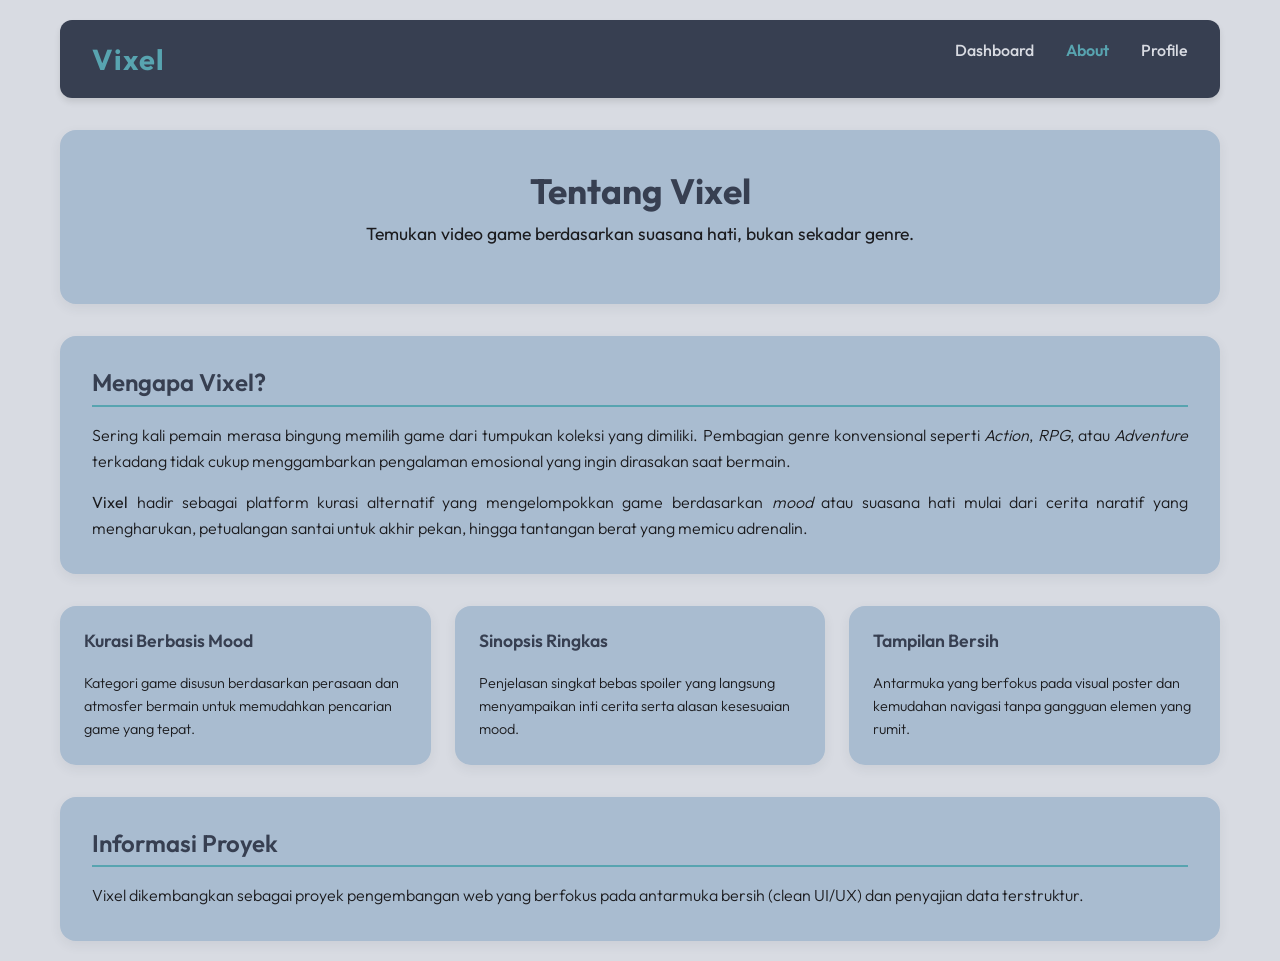
<file: about.html>
<!DOCTYPE html>
<html lang="id">
  <head>
    <meta charset="UTF-8" />
    <meta name="viewport" content="width=device-width, initial-scale=1.0" />
    <title>Vixel - About</title>
    <!-- Bootstrap CDN -->
    <link href="https://cdn.jsdelivr.net/npm/bootstrap@5.3.3/dist/css/bootstrap.min.css" rel="stylesheet" />
    <link rel="stylesheet" href="css/style.css" />
  </head>
  <body>
    <div class="beranda about-page">

      <nav class="navbar">
        <div class="logo">Vixel</div>
        <ul class="menu-list">
          <li><a href="index.html">Dashboard</a></li>
          <li><a href="about.html" class="active">About</a></li>
          <li><a href="login.html">Profile</a></li>
        </ul>
      </nav>

      <main class="about-container">
        
        <section class="about-hero">
          <h1>Tentang Vixel</h1>
          <p class="about-tagline">
            Temukan video game berdasarkan suasana hati, bukan sekadar genre.
          </p>
        </section>

        <section class="about-section">
          <h2>Mengapa Vixel?</h2>
          <p>
            Sering kali pemain merasa bingung memilih game dari tumpukan koleksi yang dimiliki. Pembagian genre konvensional seperti 
            <em>Action</em>, <em>RPG</em>, atau <em>Adventure</em> 
            terkadang tidak cukup menggambarkan pengalaman emosional yang ingin dirasakan saat bermain.
          </p>
          <p>
            <strong>Vixel</strong> hadir sebagai platform kurasi alternatif yang mengelompokkan game 
            berdasarkan <em>mood</em> atau suasana hati mulai dari cerita 
            naratif yang mengharukan, petualangan santai untuk akhir pekan, hingga tantangan berat yang memicu adrenalin.
          </p>
        </section>

        <section class="about-grid">
          <div class="about-card">
            <h3>Kurasi Berbasis Mood</h3>
            <p>Kategori game disusun berdasarkan perasaan dan atmosfer bermain untuk memudahkan pencarian game yang tepat.</p>
          </div>
          <div class="about-card">
            <h3>Sinopsis Ringkas</h3>
            <p>Penjelasan singkat bebas spoiler yang langsung menyampaikan inti cerita serta alasan kesesuaian mood.</p>
          </div>
          <div class="about-card">
            <h3>Tampilan Bersih</h3>
            <p>Antarmuka yang berfokus pada visual poster dan kemudahan navigasi tanpa gangguan elemen yang rumit.</p>
          </div>
        </section>

        <section class="about-section dev-section">
          <h2>Informasi Proyek</h2>
          <p>
            Vixel dikembangkan sebagai proyek pengembangan web yang berfokus pada 
            antarmuka bersih (clean UI/UX) dan penyajian data terstruktur.
          </p>
        </section>

      </main>
    </div>

    <!-- Bootstrap JS CDN -->
    <script src="https://cdn.jsdelivr.net/npm/bootstrap@5.3.3/dist/js/bootstrap.bundle.min.js"></script>
  
    <script src="https://code.jquery.com/jquery-3.7.1.min.js"></script>
    <script src="script.js"></script>
  </body>
</html>
</file>
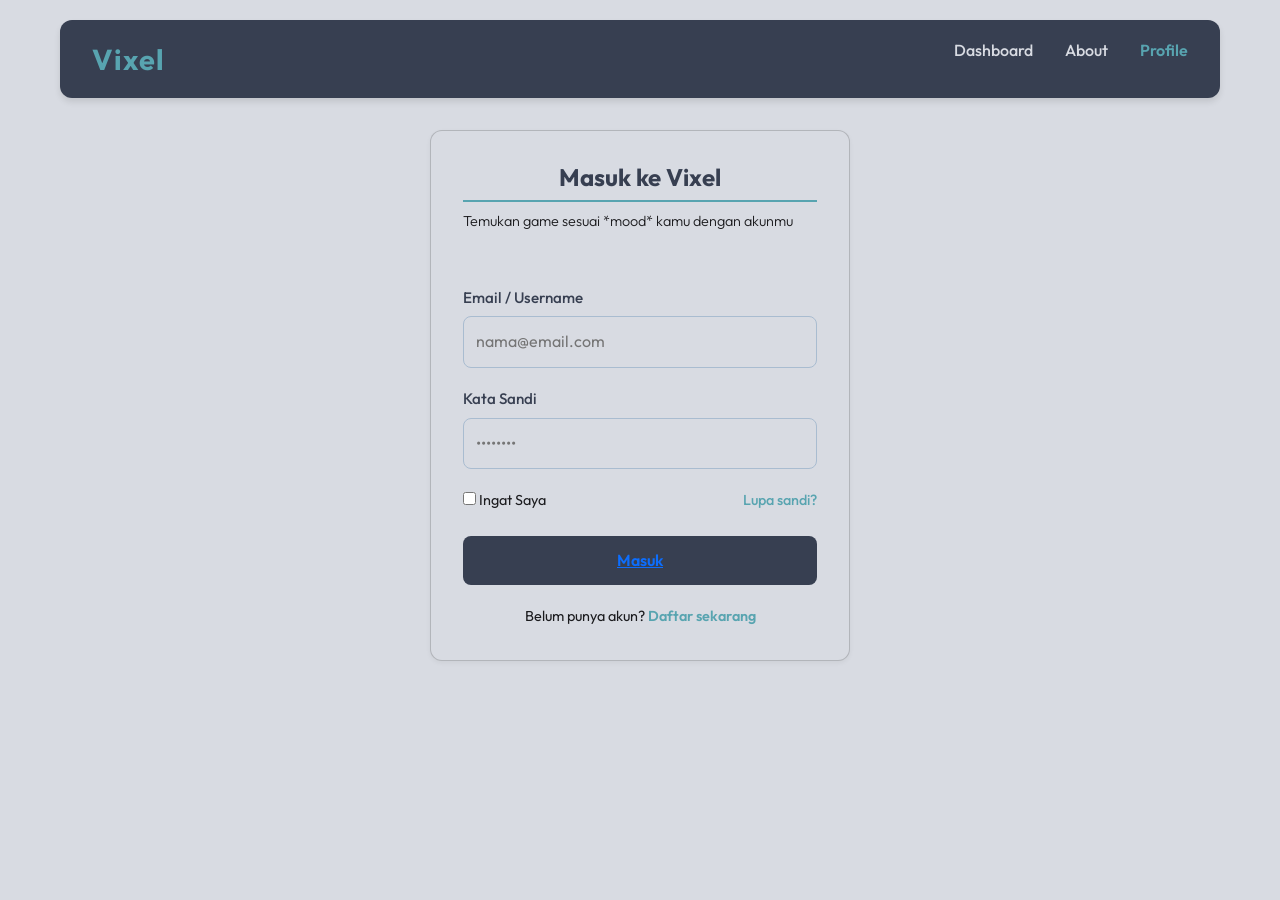
<file: login.html>
<!DOCTYPE html>
<html lang="id">
  <head>
    <meta charset="UTF-8" />
    <meta name="viewport" content="width=device-width, initial-scale=1.0" />
    <title>Login - Vixel</title>
    <!-- Bootstrap CDN -->
    <link href="https://cdn.jsdelivr.net/npm/bootstrap@5.3.3/dist/css/bootstrap.min.css" rel="stylesheet" />
    <link rel="stylesheet" href="css/style.css" />
  </head>
  <body>
    <div class="beranda">
      <nav class="navbar">
        <div class="logo">Vixel</div>
        <ul class="menu-list">
          <li><a href="index.html">Dashboard</a></li>
          <li><a href="about.html">About</a></li>
          <li><a href="login.html" class="active">Profile</a></li>
        </ul>
      </nav>

      <section class="koleksi-section login-section">
        <div class="card login-card">
          <div class="login-header">
            <h2>Masuk ke Vixel</h2>
            <p>Temukan game sesuai *mood* kamu dengan akunmu</p>
          </div>

          <form>
            <div class="form-group">
              <label for="email">Email / Username</label>
              <input type="email" id="email" placeholder="nama@email.com" required />
            </div>

            <div class="form-group">
              <label for="password">Kata Sandi</label>
              <input type="password" id="password" placeholder="••••••••" required />
            </div>

            <div class="form-options">
              <div>
                <input type="checkbox" id="rememberMe" />
                <label for="rememberMe">Ingat Saya</label>
              </div>
              <a href="#">Lupa sandi?</a>
            </div>

            <button type="submit" class="btn-submit"><a href="index.html">Masuk</a></button>

            <div class="login-footer">
              Belum punya akun? <a href="#">Daftar sekarang</a>
            </div>
          </form>
        </div>
      </section>
    </div>

    <!-- Bootstrap JS CDN -->
    <script src="https://cdn.jsdelivr.net/npm/bootstrap@5.3.3/dist/js/bootstrap.bundle.min.js"></script>
  
    <script src="https://code.jquery.com/jquery-3.7.1.min.js"></script>
    <script src="script.js"></script>
  </body>
</html>
</file>
<file: css/style.css>
@import url('https://fonts.googleapis.com/css2?family=Outfit:wght@300;400;500;600;700&display=swap');

* {
  margin: 0;
  padding: 0;
  box-sizing: border-box;
}

body {
  font-family: 'Outfit', sans-serif;
  background-color: #D8DBE2; 
  color: #1B1B1E;           
  line-height: 1.6;
}

.beranda {
  max-width: 1200px;
  margin: 0 auto;
  padding: 20px;
}

.navbar {
  background-color: #373F51; 
  color: #D8DBE2;
  display: flex;
  justify-content: space-between;
  align-items: center;
  padding: 1rem 2rem;
  border-radius: 12px;
  box-shadow: 0 4px 6px rgba(0, 0, 0, 0.1);
  margin-bottom: 2rem;
}

.navbar .logo {
  font-size: 1.8rem;
  font-weight: 700;
  letter-spacing: 1px;
  color: #58A4B0; 
  text-align: left;
}

.menu-list {
  list-style: none;
  display: flex;
  gap: 2rem;
}

.menu-list li {
  font-size: 1rem;
  font-weight: 500;
}

.menu-list li a, 
.menu-list li {
  color: #D8DBE2;
  text-decoration: none;
  transition: color 0.3s ease;
  cursor: pointer;
}

.menu-list li a:hover {
  color: #58A4B0; 
}

.menu-list li a.active {
  color: #58A4B0;
  font-weight: 600;
}

.koleksi-section {
  display: flex;
  flex-direction: column;
  gap: 2rem;
}

.koleksi-section > h1 {
  font-size: 2.2rem;
  font-weight: 700;
  text-align: center;
  color: #373F51;
  margin-bottom: 1rem;
}

.carousel-header-top25-game,
.carousel-header-sad-game {
  background-color: #A9BCD0; 
  padding: 2rem;
  border-radius: 16px;
  display: grid;
  grid-template-columns: repeat(auto-fit, minmax(240px, 1fr));
  gap: 1.5rem;
  box-shadow: 0 4px 12px rgba(55, 63, 81, 0.08);
}

.carousel-header-top25-game h2,
.carousel-header-sad-game h2 {
  grid-column: 1 / -1; 
  font-size: 1.5rem;
  font-weight: 600;
  color: #373F51;
  text-align: left;
  border-bottom: 2px solid #58A4B0;
  padding-bottom: 0.5rem;
  margin-bottom: 0.5rem;
}

.card {
  background-color: #D8DBE2;
  border-radius: 12px;
  padding: 1rem;
  display: flex;
  flex-direction: column;
  gap: 0.8rem;
  transition: transform 0.3s ease, box-shadow 0.3s ease;
  box-shadow: 0 2px 5px rgba(0, 0, 0, 0.05);
}

.card:hover {
  transform: translateY(-5px);
  box-shadow: 0 8px 20px rgba(55, 63, 81, 0.2);
}

.card img {
  width: 100%;
  aspect-ratio: 3 / 4;   
  object-fit: cover;    
  border-radius: 8px;
}

.card h3 {
  font-size: 1.1rem;
  font-weight: 600;
  color: #373F51;
  text-align: left;
}

.card p {
  font-size: 0.9rem;
  font-weight: 300;
  color: #1B1B1E;
  text-align: justify; 
}

.card-link {
  display: block;
  text-decoration: none;
}

/*login.html*/

.login-section {
  display: flex;
  align-items: center;
  justify-content: center;
  min-height: 55vh;
}

.login-card {
  width: 100%;
  max-width: 420px;
  margin: 0 auto;
  padding: 2rem;
}

.login-header {
  text-align: center;
  margin-bottom: 1.5rem;
}

.login-header h2 {
  font-size: 1.5rem;
  color: #373F51;
  font-weight: 700;
  border-bottom: 2px solid #58A4B0;
  padding-bottom: 0.5rem;
  margin-bottom: 0.5rem;
  text-align: center;
}

.login-header p {
  font-size: 0.9rem;
  color: #1B1B1E;
  font-weight: 300;
}

.form-group {
  margin-bottom: 1.2rem;
}

.form-group label {
  display: block;
  font-size: 0.95rem;
  font-weight: 500;
  color: #373F51;
  margin-bottom: 0.4rem;
}

.form-group input[type="email"],
.form-group input[type="password"] {
  width: 100%;
  padding: 0.75rem;
  border: 1px solid #A9BCD0;
  border-radius: 8px;
  background-color: #D8DBE2;
  color: #1B1B1E;
  font-family: 'Outfit', sans-serif;
  outline: none;
  transition: border-color 0.3s ease;
}

.form-group input[type="email"]:focus,
.form-group input[type="password"]:focus {
  border-color: #58A4B0;
}

.form-options {
  display: flex;
  justify-content: space-between;
  align-items: center;
  margin-bottom: 1.5rem;
  font-size: 0.9rem;
}

.form-options label {
  color: #1B1B1E;
  cursor: pointer;
}

.form-options a {
  color: #58A4B0;
  text-decoration: none;
  font-weight: 500;
}

.form-options a:hover {
  text-decoration: underline;
}

.btn-submit {
  width: 100%;
  padding: 0.75rem;
  background-color: #373F51;
  color: #D8DBE2;
  border: none;
  border-radius: 8px;
  font-weight: 600;
  cursor: pointer;
  transition: background-color 0.3s ease, color 0.3s ease;
  font-family: 'Outfit', sans-serif;
}

.btn-submit:hover {
  background-color: #58A4B0;
  color: #1B1B1E;
}

.login-footer {
  text-align: center;
  margin-top: 1.2rem;
  font-size: 0.9rem;
  color: #1B1B1E;
}

.login-footer a {
  color: #58A4B0;
  text-decoration: none;
  font-weight: 600;
}

.login-footer a:hover {
  text-decoration: underline;
}

/* about.html */

.about-container {
  display: flex;
  flex-direction: column;
  gap: 2rem;
}

.about-hero {
  background-color: #A9BCD0;
  padding: 2.5rem;
  border-radius: 16px;
  text-align: center;
  box-shadow: 0 4px 12px rgba(55, 63, 81, 0.08);
}

.about-hero h1 {
  font-size: 2.2rem;
  font-weight: 700;
  color: #373F51;
  margin-bottom: 0.5rem;
}

.about-tagline {
  font-size: 1.1rem;
  color: #1B1B1E;
  font-weight: 400;
}

.about-section {
  background-color: #A9BCD0;
  padding: 2rem;
  border-radius: 16px;
  box-shadow: 0 4px 12px rgba(55, 63, 81, 0.08);
}

.about-section h2 {
  font-size: 1.5rem;
  font-weight: 600;
  color: #373F51;
  border-bottom: 2px solid #58A4B0;
  padding-bottom: 0.5rem;
  margin-bottom: 1rem;
}

.about-section p {
  margin-bottom: 1rem;
  font-weight: 300;
  color: #1B1B1E;
  text-align: justify;
}

.about-section p:last-child {
  margin-bottom: 0;
}

.about-grid {
  display: grid;
  grid-template-columns: repeat(auto-fit, minmax(260px, 1fr));
  gap: 1.5rem;
}

.about-card {
  background-color: #A9BCD0;
  border-radius: 16px;
  padding: 1.5rem;
  display: flex;
  flex-direction: column;
  gap: 0.8rem;
  box-shadow: 0 4px 12px rgba(55, 63, 81, 0.08);
  transition: transform 0.3s ease, box-shadow 0.3s ease;
}

.about-card:hover {
  transform: translateY(-5px);
  box-shadow: 0 8px 20px rgba(55, 63, 81, 0.2);
}

.about-card h3 {
  font-size: 1.1rem;
  font-weight: 600;
  color: #373F51;
}

.about-card p {
  font-size: 0.9rem;
  font-weight: 300;
  color: #1B1B1E;
  margin-bottom: 0;
  text-align: left;
}

/* detail_game.html */

.back-navigation {
  margin-bottom: 1.5rem;
}

.btn-back {
  color: #373F51;
  text-decoration: none;
  font-weight: 500;
  display: inline-flex;
  align-items: center;
  gap: 0.5rem;
  transition: color 0.3s ease;
}

.btn-back:hover {
  color: #58A4B0;
}

.detail-container {
  display: flex;
  flex-direction: column;
  gap: 2rem;
}

.game-hero {
  background-color: #A9BCD0;
  padding: 2rem;
  border-radius: 16px;
  display: grid;
  grid-template-columns: 1fr 2fr;
  gap: 2rem;
  box-shadow: 0 4px 12px rgba(55, 63, 81, 0.08);
  align-items: start;
}

.poster-box {
  width: 100%;
}

.detail-poster {
  width: 100%;
  aspect-ratio: 3 / 4;
  object-fit: cover;
  border-radius: 12px;
  box-shadow: 0 4px 10px rgba(0, 0, 0, 0.1);
}

.game-info {
  display: flex;
  flex-direction: column;
  gap: 1rem;
}

.tags {
  display: flex;
  gap: 0.8rem;
  flex-wrap: wrap;
}

.tag {
  padding: 0.3rem 0.8rem;
  border-radius: 20px;
  font-size: 0.85rem;
  font-weight: 600;
}

.mood-tag {
  background-color: #373F51;
  color: #D8DBE2;
}

.genre-tag {
  background-color: #58A4B0;
  color: #1B1B1E;
}

.game-title {
  font-size: 2rem;
  font-weight: 700;
  color: #373F51;
  margin-bottom: 0;
}

.game-meta {
  font-size: 0.95rem;
  color: #1B1B1E;
  font-weight: 400;
  opacity: 0.8;
}

.action-box {
  margin: 0.5rem 0;
}

.btn-wishlist {
  background-color: #373F51;
  color: #D8DBE2;
  border: none;
  padding: 0.75rem 1.5rem;
  border-radius: 8px;
  font-weight: 600;
  font-family: 'Outfit', sans-serif;
  cursor: pointer;
  transition: background-color 0.3s ease, color 0.3s ease;
}

.btn-wishlist:hover {
  background-color: #58A4B0;
  color: #1B1B1E;
}

.synopsis h2 {
  font-size: 1.3rem;
  font-weight: 600;
  color: #373F51;
  margin-bottom: 0.5rem;
  border-bottom: 2px solid #58A4B0;
  padding-bottom: 0.3rem;
}

.synopsis p {
  font-size: 0.95rem;
  font-weight: 300;
  color: #1B1B1E;
  text-align: justify;
}

.mood-reason-section {
  background-color: #A9BCD0;
  padding: 2rem;
  border-radius: 16px;
  box-shadow: 0 4px 12px rgba(55, 63, 81, 0.08);
}

.mood-reason-section h2 {
  font-size: 1.3rem;
  font-weight: 600;
  color: #373F51;
  margin-bottom: 0.8rem;
  border-bottom: 2px solid #58A4B0;
  padding-bottom: 0.3rem;
}

.mood-reason-section p {
  font-size: 0.95rem;
  font-weight: 300;
  color: #1B1B1E;
  text-align: justify;
  margin-bottom: 0;
}

/* media query */

@media screen and (max-width: 768px) {
  .navbar {
    flex-direction: column;
    align-items: flex-start;
    gap: 1rem;
    padding: 1.2rem;
  }

  .menu-list {
    flex-direction: column;
    width: 100%;
    gap: 0.8rem;
    border-top: 1px solid rgba(216, 219, 242, 0.2);
    padding-top: 0.8rem;
  }

  .game-hero {
    grid-template-columns: 1fr;
  }

  .beranda {
    padding: 10px;
  }
}
</file>
